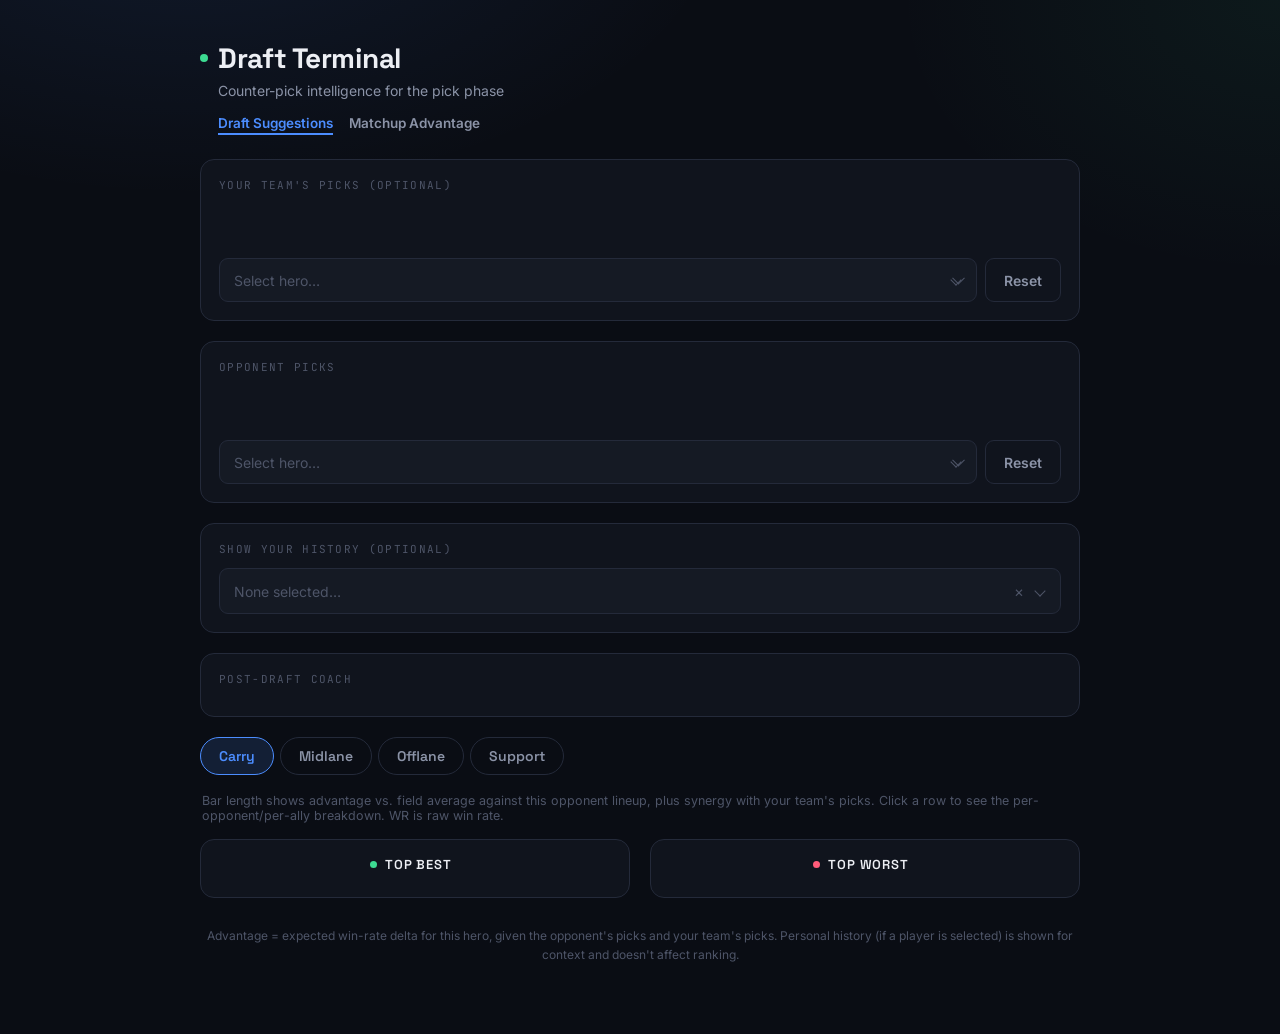
<file: web/index.html>
<!DOCTYPE html>
<html lang="en">
<head>
<meta charset="UTF-8">
<meta name="viewport" content="width=device-width, initial-scale=1.0, viewport-fit=cover">
<title>Draft Terminal</title>
<link rel="preconnect" href="https://fonts.googleapis.com">
<link rel="preconnect" href="https://fonts.gstatic.com" crossorigin>
<link href="https://fonts.googleapis.com/css2?family=Space+Grotesk:wght@500;600;700&family=Inter:wght@400;500;600;700&family=JetBrains+Mono:wght@400;500;600;700&display=swap" rel="stylesheet">
<link rel="stylesheet" href="css/style.css">
</head>
<body>
<div class="page">

  <div class="brand">
    <span class="live-dot" aria-hidden="true"></span>
    <h1>Draft Terminal</h1>
  </div>
  <p class="subtitle">Counter-pick intelligence for the pick phase</p>
  <nav class="nav">
    <a href="index.html" class="active">Draft Suggestions</a>
    <a href="matchup.html">Matchup Advantage</a>
  </nav>

  <!-- Ally picks -->
  <div class="card">
    <p class="eyebrow">Your team's picks (optional)</p>
    <div class="chips" id="allyChips"></div>
    <div class="add-row">
      <div class="select-wrap">
        <div class="combo" id="allyPickCombo">
          <div class="combo-trigger" id="allyPickTrigger" tabindex="0" role="button" aria-haspopup="listbox" aria-expanded="false" aria-label="Select hero to add to your team">
            <span class="combo-value placeholder" id="allyPickValue">Select hero…</span>
            <span class="combo-icons">
              <span class="combo-chevron"></span>
            </span>
          </div>
          <div class="combo-panel" id="allyPickPanel" role="listbox">
            <input class="combo-search" id="allyPickSearch" type="text" placeholder="Search hero…">
            <div class="combo-list" id="allyPickList"></div>
          </div>
        </div>
      </div>
      <button class="btn btn-ghost" id="allyResetBtn">Reset</button>
    </div>
  </div>

  <!-- Opponent picks -->
  <div class="card">
    <p class="eyebrow">Opponent picks</p>
    <div class="chips" id="chips"></div>
    <div class="add-row">
      <div class="select-wrap">
        <div class="combo" id="heroPickCombo">
          <div class="combo-trigger" id="heroPickTrigger" tabindex="0" role="button" aria-haspopup="listbox" aria-expanded="false" aria-label="Select hero to add">
            <span class="combo-value placeholder" id="heroPickValue">Select hero…</span>
            <span class="combo-icons">
              <span class="combo-chevron"></span>
            </span>
          </div>
          <div class="combo-panel" id="heroPickPanel" role="listbox">
            <input class="combo-search" id="heroPickSearch" type="text" placeholder="Search hero…">
            <div class="combo-list" id="heroPickList"></div>
          </div>
        </div>
      </div>
      <button class="btn btn-ghost" id="resetBtn">Reset</button>
    </div>
  </div>

  <!-- Player history -->
  <div class="card">
    <p class="eyebrow">Show your history (optional)</p>
    <div class="combo" id="playerCombo">
      <div class="combo-trigger" id="playerTrigger" tabindex="0" role="button" aria-haspopup="listbox" aria-expanded="false" aria-label="Select a player">
        <span class="combo-value placeholder" id="playerValue">None selected…</span>
        <span class="combo-icons">
          <button class="combo-clear" id="playerClear" aria-label="Clear player" type="button">×</button>
          <span class="combo-chevron"></span>
        </span>
      </div>
      <div class="combo-panel" id="playerPanel" role="listbox">
        <div class="combo-list" id="playerList"></div>
      </div>
    </div>
  </div>

  <!-- Post-draft coach -->
  <div class="card" id="coachCard">
    <p class="eyebrow">Post-draft coach</p>
    <div class="add-row" id="coachControls" style="display:none;">
      <div class="select-wrap">
        <div class="combo" id="coachHeroCombo">
          <div class="combo-trigger" id="coachHeroTrigger" tabindex="0" role="button" aria-haspopup="listbox" aria-expanded="false" aria-label="Select which hero you are playing">
            <span class="combo-value placeholder" id="coachHeroValue">Select your hero…</span>
            <span class="combo-icons">
              <button class="combo-clear" id="coachHeroClear" aria-label="Clear selection" type="button">×</button>
              <span class="combo-chevron"></span>
            </span>
          </div>
          <div class="combo-panel" id="coachHeroPanel" role="listbox">
            <div class="combo-list" id="coachHeroList"></div>
          </div>
        </div>
      </div>
      <div class="role-pills" id="coachRoleTabs" aria-label="Your role (optional)"
           title="Optional: which role you're playing this hero as. The guide below tailors its lane/item advice to it — a flex hero like Crystal Maiden gets different advice as Support than as Offlane.">
        <button type="button" class="role-pill" data-role="Carry">Carry</button>
        <button type="button" class="role-pill" data-role="Midlane">Mid</button>
        <button type="button" class="role-pill" data-role="Offlane">Offlane</button>
        <button type="button" class="role-pill" data-role="Supports">Support</button>
      </div>
    </div>
    <div id="coachBody"></div>
    <div class="coach-plan-controls" id="coachPlanControls" style="display:none;">
      <div class="lang-toggle" id="coachLangToggle" aria-label="Coach guide language">
        <button type="button" class="lang-pill active" data-lang="en">EN</button>
        <button type="button" class="lang-pill" data-lang="vi">VI</button>
      </div>
    </div>
    <div id="coachPlanBody"></div>
  </div>

  <!-- Role tabs -->
  <div class="tabs" id="tabs" role="tablist" aria-label="Role">
    <button class="tab active" data-role="Carry" role="tab" aria-selected="true">Carry</button>
    <button class="tab" data-role="Midlane" role="tab" aria-selected="false">Midlane</button>
    <button class="tab" data-role="Offlane" role="tab" aria-selected="false">Offlane</button>
    <button class="tab" data-role="Supports" role="tab" aria-selected="false">Support</button>
  </div>
  <p class="legend">Bar length shows advantage vs. field average against this opponent lineup, plus synergy with your team's picks. Click a row to see the per-opponent/per-ally breakdown. WR is raw win rate.</p>

  <!-- Mobile best/worst toggle -->
  <div class="segmented">
    <button class="seg-btn active pos" data-view="best">Best picks</button>
    <button class="seg-btn" data-view="worst">Worst picks</button>
  </div>

  <!-- Lists -->
  <div class="lists-grid show-best" id="listsGrid">
    <div class="list-col best">
      <div class="list-head">
        <span class="dot pos"></span>
        <h3>Top best</h3>
        <span id="bestCount"></span>
      </div>
      <div id="bestList"></div>
      <div class="show-more-wrap" id="bestShowMoreWrap" style="display:none;">
        <button class="btn-showmore" id="bestShowMoreBtn"></button>
      </div>
    </div>
    <div class="list-col worst">
      <div class="list-head">
        <span class="dot neg"></span>
        <h3>Top worst</h3>
        <span id="worstCount"></span>
      </div>
      <div id="worstList"></div>
    </div>
  </div>

  <footer>Advantage = expected win-rate delta for this hero, given the opponent's picks and your team's picks. Personal history (if a player is selected) is shown for context and doesn't affect ranking.</footer>
</div>

<script src="js/config.js"></script>
<script src="js/api.js"></script>
<script src="js/combo.js"></script>
<script src="js/coach.js"></script>
<script src="js/draft.js"></script>
</body>
</html>
</file>
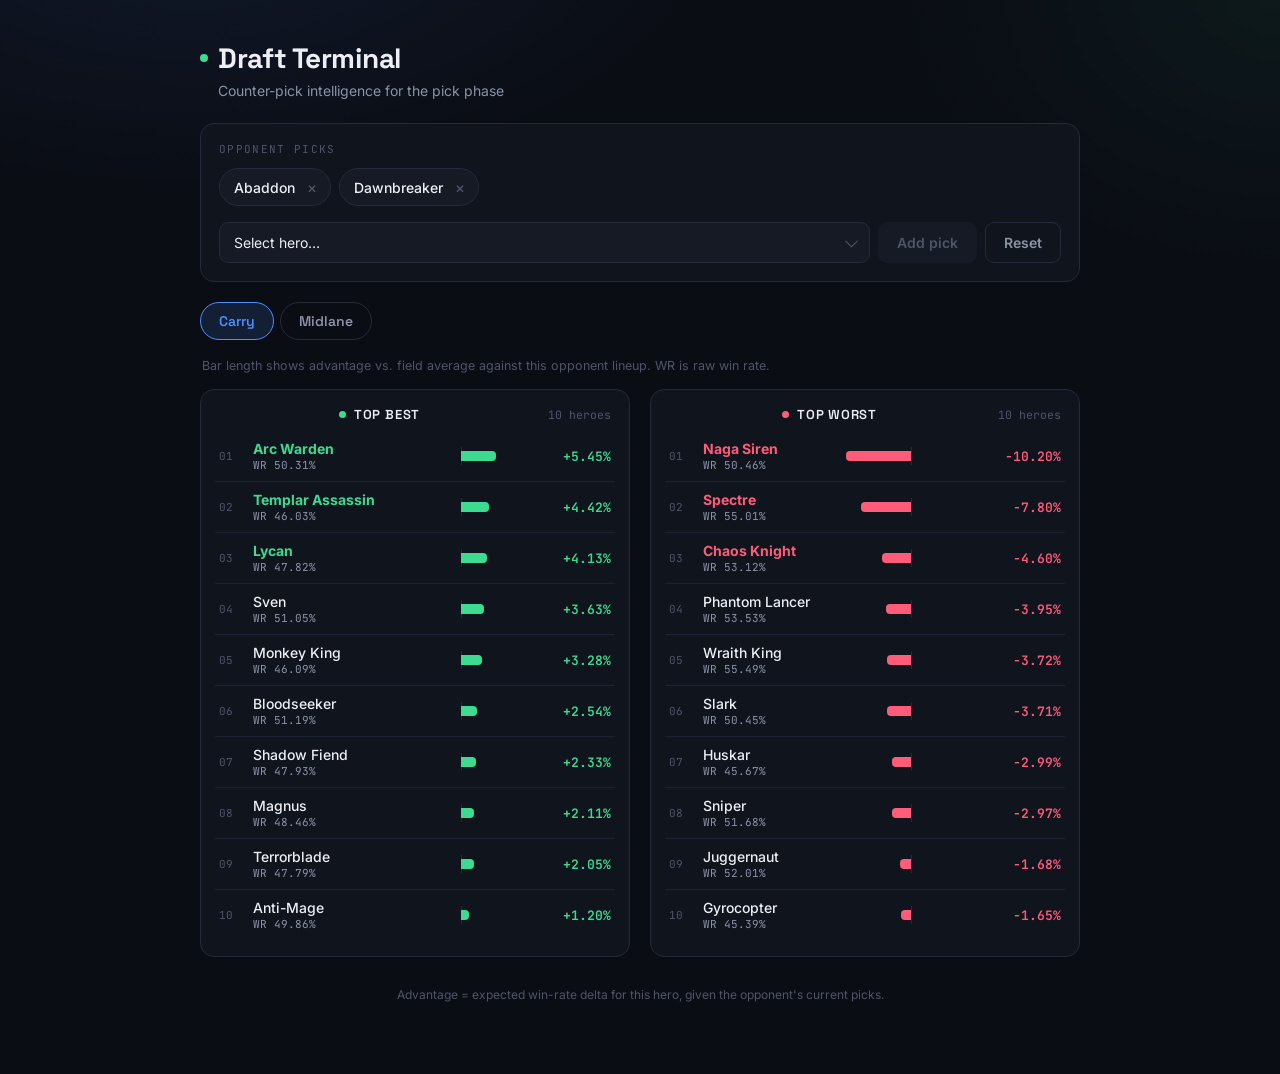
<file: data/draft-terminal.html>
<!DOCTYPE html>
<html lang="en">
<head>
<meta charset="UTF-8">
<meta name="viewport" content="width=device-width, initial-scale=1.0, viewport-fit=cover">
<title>Draft Terminal</title>
<link rel="preconnect" href="https://fonts.googleapis.com">
<link rel="preconnect" href="https://fonts.gstatic.com" crossorigin>
<link href="https://fonts.googleapis.com/css2?family=Space+Grotesk:wght@500;600;700&family=Inter:wght@400;500;600;700&family=JetBrains+Mono:wght@400;500;600;700&display=swap" rel="stylesheet">
<style>
  :root{
    --bg:#0a0d14;
    --bg-elevated:#10141d;
    --surface:#151a24;
    --surface-hover:#1a2130;
    --border:#242a3a;
    --border-soft:#1b2130;
    --text-primary:#edeff4;
    --text-secondary:#8b93a7;
    --text-tertiary:#4e5568;
    --accent:#4c8dff;
    --accent-soft:rgba(76,141,255,0.14);
    --positive:#3ddb92;
    --positive-soft:rgba(61,219,146,0.12);
    --negative:#ff5c7a;
    --negative-soft:rgba(255,92,122,0.12);
    --amber:#f5b942;
    --radius:14px;
    --radius-sm:9px;
    --font-display:'Space Grotesk',sans-serif;
    --font-body:'Inter',sans-serif;
    --font-mono:'JetBrains Mono',monospace;
  }

  *{box-sizing:border-box;}
  html,body{margin:0;padding:0;}
  body{
    background:
      radial-gradient(ellipse 900px 500px at 15% -10%, rgba(76,141,255,0.10), transparent 60%),
      radial-gradient(ellipse 700px 500px at 100% 0%, rgba(61,219,146,0.06), transparent 55%),
      var(--bg);
    color:var(--text-primary);
    font-family:var(--font-body);
    -webkit-font-smoothing:antialiased;
    min-height:100vh;
    padding:20px 14px 60px;
  }

  .page{max-width:880px;margin:0 auto;}

  /* ---------- Header ---------- */
  .brand{display:flex;align-items:center;gap:10px;margin-bottom:6px;}
  .live-dot{
    width:8px;height:8px;border-radius:50%;background:var(--positive);
    box-shadow:0 0 0 0 rgba(61,219,146,0.5);
    animation:pulse 2.2s ease-out infinite;
    flex-shrink:0;
  }
  @keyframes pulse{
    0%{box-shadow:0 0 0 0 rgba(61,219,146,0.45);}
    70%{box-shadow:0 0 0 7px rgba(61,219,146,0);}
    100%{box-shadow:0 0 0 0 rgba(61,219,146,0);}
  }
  .brand h1{
    font-family:var(--font-display);
    font-size:24px;
    font-weight:700;
    letter-spacing:-0.01em;
    margin:0;
  }
  .subtitle{
    color:var(--text-secondary);
    font-size:14px;
    margin:0 0 24px;
    padding-left:18px;
  }

  /* ---------- Card shell ---------- */
  .card{
    background:var(--bg-elevated);
    border:1px solid var(--border);
    border-radius:var(--radius);
    padding:18px;
    margin-bottom:20px;
  }
  .eyebrow{
    font-family:var(--font-mono);
    font-size:11px;
    letter-spacing:0.12em;
    text-transform:uppercase;
    color:var(--text-tertiary);
    margin:0 0 12px;
  }

  /* ---------- Opponent picks ---------- */
  .chips{display:flex;flex-wrap:wrap;gap:8px;margin-bottom:16px;min-height:38px;}
  .chip{
    display:flex;align-items:center;gap:7px;
    background:var(--surface);
    border:1px solid var(--border);
    border-radius:999px;
    padding:7px 8px 7px 14px;
    font-size:14px;
    font-weight:500;
    color:var(--text-primary);
    animation:chipIn 0.25s ease;
  }
  @keyframes chipIn{from{opacity:0;transform:scale(0.9);}to{opacity:1;transform:scale(1);}}
  .chip button{
    all:unset;
    width:20px;height:20px;
    display:flex;align-items:center;justify-content:center;
    border-radius:50%;
    color:var(--text-tertiary);
    cursor:pointer;
    font-size:15px;
    line-height:1;
  }
  .chip button:hover{background:var(--negative-soft);color:var(--negative);}
  .chip-empty{color:var(--text-tertiary);font-size:13px;font-style:italic;padding:8px 2px;}

  .add-row{display:flex;flex-wrap:wrap;gap:8px;}
  .select-wrap{
    position:relative;
    flex:1 1 200px;
  }
  select{
    width:100%;
    appearance:none;
    -webkit-appearance:none;
    background:var(--surface);
    border:1px solid var(--border);
    border-radius:var(--radius-sm);
    color:var(--text-primary);
    font-family:var(--font-body);
    font-size:14px;
    padding:11px 34px 11px 14px;
    cursor:pointer;
  }
  select:focus-visible{outline:2px solid var(--accent);outline-offset:1px;}
  .select-wrap::after{
    content:"";
    position:absolute;right:14px;top:50%;
    width:8px;height:8px;
    border-right:1.5px solid var(--text-tertiary);
    border-bottom:1.5px solid var(--text-tertiary);
    transform:translateY(-70%) rotate(45deg);
    pointer-events:none;
  }
  .btn{
    font-family:var(--font-body);
    font-size:14px;
    font-weight:600;
    border-radius:var(--radius-sm);
    padding:11px 18px;
    cursor:pointer;
    border:1px solid transparent;
    transition:filter 0.15s ease;
  }
  .btn:focus-visible{outline:2px solid var(--accent);outline-offset:2px;}
  .btn-primary{background:var(--accent);color:#fff;}
  .btn-primary:disabled{background:var(--surface);color:var(--text-tertiary);cursor:not-allowed;}
  .btn-primary:not(:disabled):hover{filter:brightness(1.1);}
  .btn-ghost{background:transparent;border-color:var(--border);color:var(--text-secondary);}
  .btn-ghost:hover{border-color:var(--text-tertiary);color:var(--text-primary);}

  /* ---------- Role tabs ---------- */
  .tabs{
    display:flex;gap:6px;
    overflow-x:auto;
    padding-bottom:4px;
    margin-bottom:14px;
    scrollbar-width:none;
  }
  .tabs::-webkit-scrollbar{display:none;}
  .tab{
    all:unset;
    font-family:var(--font-display);
    font-size:14px;
    font-weight:600;
    white-space:nowrap;
    padding:9px 18px;
    border-radius:999px;
    color:var(--text-secondary);
    border:1px solid var(--border);
    cursor:pointer;
    transition:all 0.15s ease;
  }
  .tab:hover{color:var(--text-primary);border-color:var(--text-tertiary);}
  .tab.active{background:var(--accent-soft);border-color:var(--accent);color:var(--accent);}
  .tab:focus-visible{outline:2px solid var(--accent);outline-offset:2px;}

  .legend{
    font-size:12.5px;
    color:var(--text-tertiary);
    margin:0 0 16px;
    padding-left:2px;
  }

  /* ---------- Mobile segmented toggle ---------- */
  .segmented{
    display:grid;
    grid-template-columns:1fr 1fr;
    background:var(--surface);
    border:1px solid var(--border);
    border-radius:999px;
    padding:3px;
    margin-bottom:16px;
  }
  .seg-btn{
    all:unset;
    text-align:center;
    font-family:var(--font-body);
    font-size:13.5px;
    font-weight:600;
    padding:9px 0;
    border-radius:999px;
    color:var(--text-secondary);
    cursor:pointer;
  }
  .seg-btn.active.pos{background:var(--positive-soft);color:var(--positive);}
  .seg-btn.active.neg{background:var(--negative-soft);color:var(--negative);}

  /* ---------- Lists grid ---------- */
  .lists-grid{
    display:grid;
    grid-template-columns:1fr;
    gap:16px;
  }
  .list-col{
    background:var(--bg-elevated);
    border:1px solid var(--border);
    border-radius:var(--radius);
    padding:16px 14px;
  }
  .list-head{
    display:flex;align-items:center;gap:8px;
    margin-bottom:8px;
    padding:0 4px;
  }
  .list-head .dot{width:7px;height:7px;border-radius:50%;flex-shrink:0;}
  .list-head .dot.pos{background:var(--positive);}
  .list-head .dot.neg{background:var(--negative);}
  .list-head h3{
    font-family:var(--font-display);
    font-size:13px;
    letter-spacing:0.06em;
    text-transform:uppercase;
    margin:0;
    font-weight:600;
    color:var(--text-primary);
  }
  .list-head span{
    font-family:var(--font-mono);
    font-size:11.5px;
    color:var(--text-tertiary);
    margin-left:auto;
  }

  .row{
    display:grid;
    grid-template-columns:24px 1fr minmax(58px,96px) 62px;
    align-items:center;
    gap:8px;
    padding:9px 4px;
    border-bottom:1px solid var(--border-soft);
    animation:rowIn 0.35s ease backwards;
  }
  .row:last-child{border-bottom:none;}
  @keyframes rowIn{from{opacity:0;transform:translateY(4px);}to{opacity:1;transform:translateY(0);}}

  .row-rank{
    font-family:var(--font-mono);
    font-size:11px;
    color:var(--text-tertiary);
  }
  .row-main{min-width:0;}
  .row-name{
    font-size:14px;
    font-weight:500;
    color:var(--text-primary);
    white-space:nowrap;
    overflow:hidden;
    text-overflow:ellipsis;
  }
  .row-wr{
    font-family:var(--font-mono);
    font-size:11px;
    color:var(--text-secondary);
    margin-top:1px;
  }
  .row.tier-signal .row-name{font-weight:700;}
  .row.tier-signal.pos .row-name{color:var(--positive);}
  .row.tier-signal.neg .row-name{color:var(--negative);}

  .row-bar-track{
    position:relative;
    height:18px;
  }
  .row-bar-track::before{
    content:"";
    position:absolute;left:50%;top:0;bottom:0;width:1px;
    background:var(--border);
  }
  .row-bar{
    position:absolute;top:4px;height:10px;
    transition:width 0.6s cubic-bezier(0.16,1,0.3,1);
  }
  .row-bar.pos{left:50%;background:var(--positive);border-radius:0 4px 4px 0;}
  .row-bar.neg{right:50%;background:var(--negative);border-radius:4px 0 0 4px;}

  .row-value{
    font-family:var(--font-mono);
    font-size:13px;
    font-weight:600;
    text-align:right;
  }
  .row-value.pos{color:var(--positive);}
  .row-value.neg{color:var(--negative);}

  footer{
    text-align:center;
    color:var(--text-tertiary);
    font-size:12px;
    margin-top:28px;
    line-height:1.6;
  }

  /* ---------- Desktop ---------- */
  @media (min-width:760px){
    body{padding:40px 24px 70px;}
    .brand h1{font-size:28px;}
    .lists-grid{grid-template-columns:1fr 1fr;gap:20px;}
    .segmented{display:none;}
    .row{grid-template-columns:26px 1fr minmax(90px,140px) 72px;}
  }
  @media (max-width:759px){
    .lists-grid > .list-col{display:none;}
    .lists-grid.show-best > .list-col.best{display:block;}
    .lists-grid.show-worst > .list-col.worst{display:block;}
  }

  @media (prefers-reduced-motion:reduce){
    *{animation-duration:0.001ms !important;animation-iteration-count:1 !important;transition-duration:0.001ms !important;}
  }
</style>
</head>
<body>
<div class="page">

  <div class="brand">
    <span class="live-dot" aria-hidden="true"></span>
    <h1>Draft Terminal</h1>
  </div>
  <p class="subtitle">Counter-pick intelligence for the pick phase</p>

  <!-- Opponent picks -->
  <div class="card">
    <p class="eyebrow">Opponent picks</p>
    <div class="chips" id="chips"></div>
    <div class="add-row">
      <div class="select-wrap">
        <select id="heroSelect" aria-label="Select hero to add"></select>
      </div>
      <button class="btn btn-primary" id="addBtn" disabled>Add pick</button>
      <button class="btn btn-ghost" id="resetBtn">Reset</button>
    </div>
  </div>

  <!-- Role tabs -->
  <div class="tabs" id="tabs" role="tablist" aria-label="Role">
    <button class="tab active" data-role="carry" role="tab" aria-selected="true">Carry</button>
    <button class="tab" data-role="midlane" role="tab" aria-selected="false">Midlane</button>
  </div>
  <p class="legend">Bar length shows advantage vs. field average against this opponent lineup. WR is raw win rate.</p>

  <!-- Mobile best/worst toggle -->
  <div class="segmented">
    <button class="seg-btn active pos" data-view="best">Best picks</button>
    <button class="seg-btn" data-view="worst">Worst picks</button>
  </div>

  <!-- Lists -->
  <div class="lists-grid show-best" id="listsGrid">
    <div class="list-col best">
      <div class="list-head">
        <span class="dot pos"></span>
        <h3>Top best</h3>
        <span id="bestCount"></span>
      </div>
      <div id="bestList"></div>
    </div>
    <div class="list-col worst">
      <div class="list-head">
        <span class="dot neg"></span>
        <h3>Top worst</h3>
        <span id="worstCount"></span>
      </div>
      <div id="worstList"></div>
    </div>
  </div>

  <footer>Advantage = expected win-rate delta for this hero, given the opponent's current picks.</footer>
</div>

<script>
  const SCALE_MAX = 11; // advantage % that maps to a full half-bar

  const DATA = {
    carry: {
      best: [
        { hero:"Arc Warden", wr:50.31, adv:5.45 },
        { hero:"Templar Assassin", wr:46.03, adv:4.42 },
        { hero:"Lycan", wr:47.82, adv:4.13 },
        { hero:"Sven", wr:51.05, adv:3.63 },
        { hero:"Monkey King", wr:46.09, adv:3.28 },
        { hero:"Bloodseeker", wr:51.19, adv:2.54 },
        { hero:"Shadow Fiend", wr:47.93, adv:2.33 },
        { hero:"Magnus", wr:48.46, adv:2.11 },
        { hero:"Terrorblade", wr:47.79, adv:2.05 },
        { hero:"Anti-Mage", wr:49.86, adv:1.20 }
      ],
      worst: [
        { hero:"Naga Siren", wr:50.46, adv:-10.20 },
        { hero:"Spectre", wr:55.01, adv:-7.80 },
        { hero:"Chaos Knight", wr:53.12, adv:-4.60 },
        { hero:"Phantom Lancer", wr:53.53, adv:-3.95 },
        { hero:"Wraith King", wr:55.49, adv:-3.72 },
        { hero:"Slark", wr:50.45, adv:-3.71 },
        { hero:"Huskar", wr:45.67, adv:-2.99 },
        { hero:"Sniper", wr:51.68, adv:-2.97 },
        { hero:"Juggernaut", wr:52.01, adv:-1.68 },
        { hero:"Gyrocopter", wr:45.39, adv:-1.65 }
      ]
    },
    midlane: {
      best: [
        { hero:"Visage", wr:50.53, adv:7.85 },
        { hero:"Meepo", wr:50.28, adv:6.11 },
        { hero:"Broodmother", wr:48.88, adv:6.09 },
        { hero:"Outworld Destroyer", wr:51.78, adv:5.46 },
        { hero:"Arc Warden", wr:50.31, adv:5.45 },
        { hero:"Templar Assassin", wr:46.03, adv:4.42 }
      ],
      worst: [
        { hero:"Alchemist", wr:48.01, adv:-4.57 },
        { hero:"Huskar", wr:45.67, adv:-2.99 },
        { hero:"Sniper", wr:51.68, adv:-2.97 },
        { hero:"Zeus", wr:50.26, adv:-2.34 },
        { hero:"Leshrac", wr:51.96, adv:-2.26 },
        { hero:"Necrophos", wr:51.39, adv:-2.22 }
      ]
    }
  };

  const HERO_POOL = [
    "Abaddon","Alchemist","Anti-Mage","Arc Warden","Axe","Bloodseeker","Broodmother",
    "Chaos Knight","Dawnbreaker","Dragon Knight","Earthshaker","Faceless Void","Gyrocopter",
    "Huskar","Invoker","Juggernaut","Leshrac","Lina","Lion","Lycan","Magnus","Marci",
    "Medusa","Meepo","Monkey King","Morphling","Muerta","Naga Siren","Necrophos",
    "Outworld Destroyer","Pangolier","Phantom Assassin","Phantom Lancer","Primal Beast",
    "Puck","Pudge","Queen of Pain","Shadow Fiend","Slark","Sniper","Spectre",
    "Storm Spirit","Sven","Templar Assassin","Terrorblade","Tinker","Tiny","Ursa",
    "Viper","Visage","Void Spirit","Weaver","Windranger","Wraith King","Zeus"
  ].sort();

  const DEFAULT_PICKS = ["Abaddon","Dawnbreaker"];
  let opponentPicks = [...DEFAULT_PICKS];
  let currentRole = "carry";

  function renderChips(){
    const el = document.getElementById("chips");
    if(opponentPicks.length === 0){
      el.innerHTML = '<span class="chip-empty">No opponent picks yet</span>';
      return;
    }
    el.innerHTML = opponentPicks.map(h => `
      <span class="chip">${h}
        <button aria-label="Remove ${h}" onclick="removePick('${h.replace(/'/g,"\\'")}')">×</button>
      </span>
    `).join("");
  }

  function populateSelect(){
    const sel = document.getElementById("heroSelect");
    const available = HERO_POOL.filter(h => !opponentPicks.includes(h));
    sel.innerHTML = '<option value="">Select hero…</option>' +
      available.map(h => `<option value="${h}">${h}</option>`).join("");
    document.getElementById("addBtn").disabled = true;
  }

  function removePick(hero){
    opponentPicks = opponentPicks.filter(h => h !== hero);
    renderChips();
    populateSelect();
  }

  document.getElementById("heroSelect").addEventListener("change", e => {
    document.getElementById("addBtn").disabled = !e.target.value;
  });

  document.getElementById("addBtn").addEventListener("click", () => {
    const sel = document.getElementById("heroSelect");
    if(sel.value){
      opponentPicks.push(sel.value);
      renderChips();
      populateSelect();
    }
  });

  document.getElementById("resetBtn").addEventListener("click", () => {
    opponentPicks = [...DEFAULT_PICKS];
    renderChips();
    populateSelect();
  });

  function rowHTML(item, idx){
    const sign = item.adv >= 0 ? "pos" : "neg";
    const tier = idx < 3 ? "tier-signal" : "";
    const barPct = Math.min(Math.abs(item.adv) / SCALE_MAX, 1) * 50;
    const rank = String(idx + 1).padStart(2, "0");
    const valueText = (item.adv >= 0 ? "+" : "") + item.adv.toFixed(2) + "%";
    return `
      <div class="row ${tier} ${sign}" style="animation-delay:${idx * 30}ms">
        <div class="row-rank">${rank}</div>
        <div class="row-main">
          <div class="row-name" title="${item.hero}">${item.hero}</div>
          <div class="row-wr">WR ${item.wr.toFixed(2)}%</div>
        </div>
        <div class="row-bar-track">
          <div class="row-bar ${sign}" style="width:${barPct}%;"></div>
        </div>
        <div class="row-value ${sign}">${valueText}</div>
      </div>
    `;
  }

  function renderLists(){
    const data = DATA[currentRole];
    document.getElementById("bestList").innerHTML = data.best.map(rowHTML).join("");
    document.getElementById("worstList").innerHTML = data.worst.map((item, idx) => rowHTML(item, idx)).join("");
    document.getElementById("bestCount").textContent = data.best.length + " heroes";
    document.getElementById("worstCount").textContent = data.worst.length + " heroes";
  }

  document.getElementById("tabs").addEventListener("click", e => {
    const btn = e.target.closest(".tab");
    if(!btn) return;
    document.querySelectorAll(".tab").forEach(t => {
      t.classList.remove("active");
      t.setAttribute("aria-selected","false");
    });
    btn.classList.add("active");
    btn.setAttribute("aria-selected","true");
    currentRole = btn.dataset.role;
    renderLists();
  });

  document.querySelectorAll(".seg-btn").forEach(btn => {
    btn.addEventListener("click", () => {
      document.querySelectorAll(".seg-btn").forEach(b => b.classList.remove("active","pos","neg"));
      const view = btn.dataset.view;
      btn.classList.add("active", view === "best" ? "pos" : "neg");
      const grid = document.getElementById("listsGrid");
      grid.classList.remove("show-best","show-worst");
      grid.classList.add(view === "best" ? "show-best" : "show-worst");
    });
  });

  renderChips();
  populateSelect();
  renderLists();
</script>
</body>
</html>
</file>
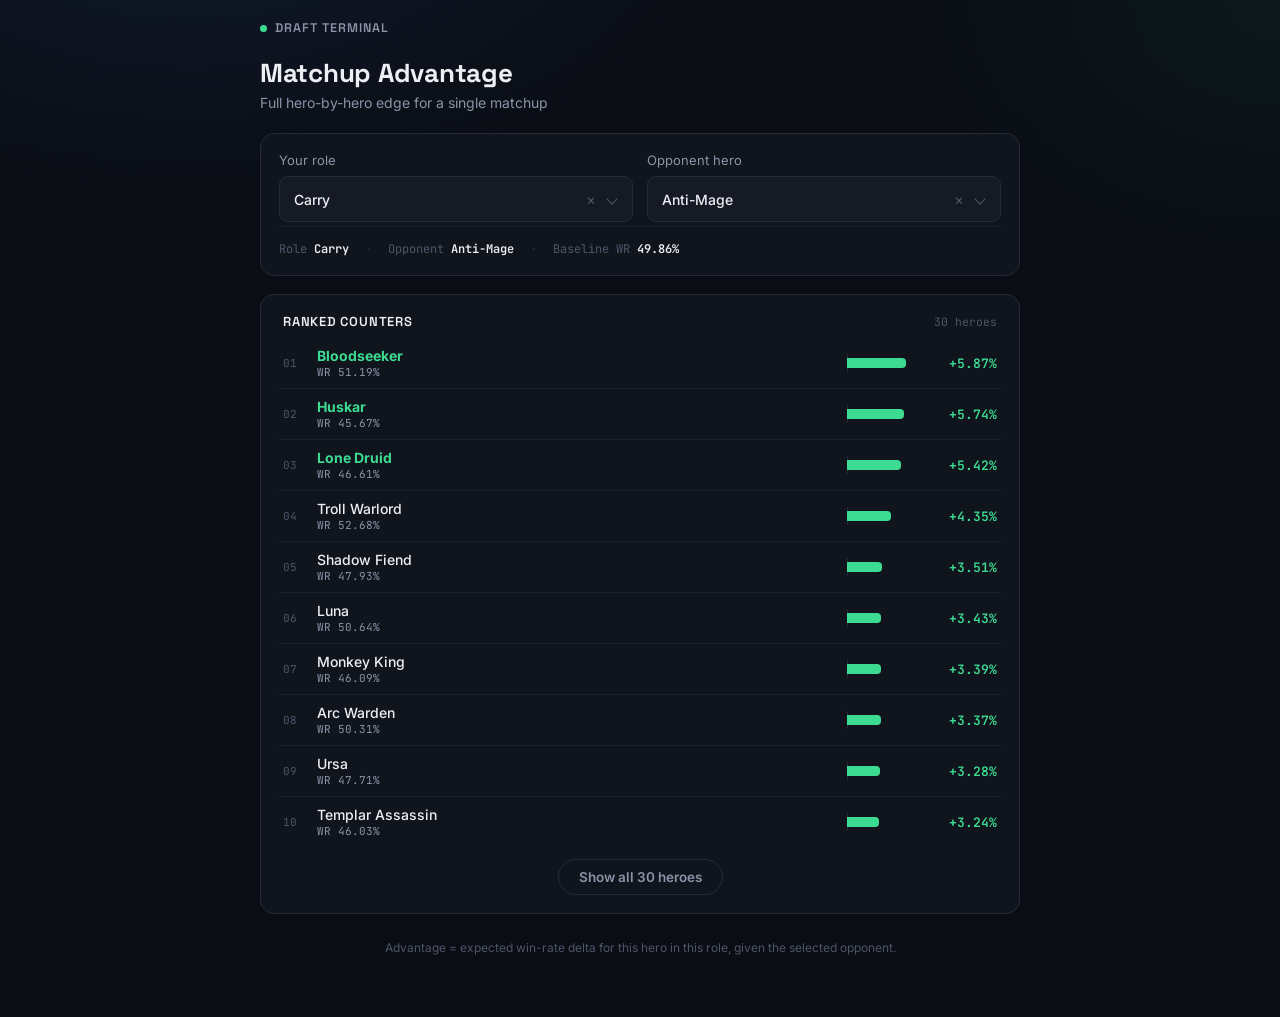
<file: data/matchup-advantage.html>
<!DOCTYPE html>
<html lang="en">
<head>
<meta charset="UTF-8">
<meta name="viewport" content="width=device-width, initial-scale=1.0, viewport-fit=cover">
<title>Matchup Advantage · Draft Terminal</title>
<link rel="preconnect" href="https://fonts.googleapis.com">
<link rel="preconnect" href="https://fonts.gstatic.com" crossorigin>
<link href="https://fonts.googleapis.com/css2?family=Space+Grotesk:wght@500;600;700&family=Inter:wght@400;500;600;700&family=JetBrains+Mono:wght@400;500;600;700&display=swap" rel="stylesheet">
<style>
  :root{
    --bg:#0a0d14;
    --bg-elevated:#10141d;
    --surface:#151a24;
    --border:#242a3a;
    --border-soft:#1b2130;
    --text-primary:#edeff4;
    --text-secondary:#8b93a7;
    --text-tertiary:#4e5568;
    --accent:#4c8dff;
    --accent-soft:rgba(76,141,255,0.14);
    --positive:#3ddb92;
    --positive-soft:rgba(61,219,146,0.12);
    --negative:#ff5c7a;
    --negative-soft:rgba(255,92,122,0.12);
    --radius:14px;
    --radius-sm:9px;
    --font-display:'Space Grotesk',sans-serif;
    --font-body:'Inter',sans-serif;
    --font-mono:'JetBrains Mono',monospace;
  }

  *{box-sizing:border-box;}
  html,body{margin:0;padding:0;}
  body{
    background:
      radial-gradient(ellipse 900px 500px at 15% -10%, rgba(76,141,255,0.10), transparent 60%),
      radial-gradient(ellipse 700px 500px at 100% 0%, rgba(61,219,146,0.06), transparent 55%),
      var(--bg);
    color:var(--text-primary);
    font-family:var(--font-body);
    -webkit-font-smoothing:antialiased;
    min-height:100vh;
    padding:20px 14px 60px;
  }

  .page{max-width:760px;margin:0 auto;}

  /* ---------- App bar + title ---------- */
  .app-bar{display:flex;align-items:center;gap:8px;margin-bottom:20px;}
  .live-dot{
    width:7px;height:7px;border-radius:50%;background:var(--positive);
    box-shadow:0 0 0 0 rgba(61,219,146,0.5);
    animation:pulse 2.2s ease-out infinite;
    flex-shrink:0;
  }
  @keyframes pulse{
    0%{box-shadow:0 0 0 0 rgba(61,219,146,0.45);}
    70%{box-shadow:0 0 0 7px rgba(61,219,146,0);}
    100%{box-shadow:0 0 0 0 rgba(61,219,146,0);}
  }
  .app-bar .name{
    font-family:var(--font-display);
    font-weight:600;
    font-size:12.5px;
    letter-spacing:0.08em;
    text-transform:uppercase;
    color:var(--text-secondary);
  }
  .page-title{
    font-family:var(--font-display);
    font-size:26px;
    font-weight:700;
    letter-spacing:-0.01em;
    margin:0 0 4px;
  }
  .page-subtitle{color:var(--text-secondary);font-size:14px;margin:0 0 22px;}

  /* ---------- Card ---------- */
  .card{
    background:var(--bg-elevated);
    border:1px solid var(--border);
    border-radius:var(--radius);
    padding:18px;
    margin-bottom:18px;
  }
  .eyebrow{
    font-family:var(--font-mono);
    font-size:11px;
    letter-spacing:0.12em;
    text-transform:uppercase;
    color:var(--text-tertiary);
    margin:0 0 12px;
  }

  /* ---------- Selectors ---------- */
  .selectors-grid{display:grid;grid-template-columns:1fr;gap:14px;}
  @media (min-width:600px){.selectors-grid{grid-template-columns:1fr 1fr;}}

  .combo-label{font-size:13px;color:var(--text-secondary);margin:0 0 8px;}
  .combo{position:relative;}
  .combo-trigger{
    display:flex;align-items:center;justify-content:space-between;gap:8px;
    background:var(--surface);
    border:1px solid var(--border);
    border-radius:var(--radius-sm);
    padding:11px 10px 11px 14px;
    cursor:pointer;
    min-height:44px;
  }
  .combo-trigger:hover{border-color:var(--text-tertiary);}
  .combo.open .combo-trigger{border-color:var(--accent);}
  .combo-value{font-size:14px;font-weight:500;color:var(--text-primary);}
  .combo-value.placeholder{color:var(--text-tertiary);font-weight:400;}
  .combo-icons{display:flex;align-items:center;gap:4px;flex-shrink:0;}
  .combo-clear{
    all:unset;width:22px;height:22px;border-radius:50%;
    display:flex;align-items:center;justify-content:center;
    color:var(--text-tertiary);cursor:pointer;font-size:15px;line-height:1;
  }
  .combo-clear:hover{background:var(--negative-soft);color:var(--negative);}
  .combo-chevron{
    width:8px;height:8px;margin:0 6px 0 2px;
    border-right:1.5px solid var(--text-tertiary);
    border-bottom:1.5px solid var(--text-tertiary);
    transform:rotate(45deg);
    transition:transform .15s ease;
    flex-shrink:0;
  }
  .combo.open .combo-chevron{transform:rotate(-135deg);}

  .combo-panel{
    position:absolute;top:calc(100% + 6px);left:0;right:0;
    background:#131826;
    border:1px solid var(--border);
    border-radius:var(--radius-sm);
    box-shadow:0 16px 40px rgba(0,0,0,0.5);
    z-index:30;
    max-height:280px;
    display:flex;flex-direction:column;
    overflow:hidden;
    opacity:0;pointer-events:none;transform:translateY(-4px);
    transition:opacity .15s ease, transform .15s ease;
  }
  .combo.open .combo-panel{opacity:1;pointer-events:auto;transform:translateY(0);}
  .combo-search{
    border:none;border-bottom:1px solid var(--border);
    background:transparent;color:var(--text-primary);
    font-family:var(--font-body);font-size:14px;
    padding:11px 14px;outline:none;
  }
  .combo-search::placeholder{color:var(--text-tertiary);}
  .combo-list{overflow-y:auto;padding:6px;}
  .combo-option{
    padding:9px 10px;border-radius:7px;font-size:14px;
    color:var(--text-primary);cursor:pointer;
  }
  .combo-option:hover,.combo-option.active{background:var(--accent-soft);color:var(--accent);}
  .combo-empty{padding:16px;text-align:center;color:var(--text-tertiary);font-size:13px;}

  /* ---------- Context strip ---------- */
  .context-strip{
    display:flex;flex-wrap:wrap;align-items:center;gap:8px 16px;
    font-family:var(--font-mono);font-size:12px;color:var(--text-tertiary);
    padding-top:14px;margin-top:4px;border-top:1px solid var(--border-soft);
  }
  .context-strip b{color:var(--text-primary);font-weight:600;}
  .context-strip .sep{color:var(--border);}

  /* ---------- List ---------- */
  .list-head{display:flex;align-items:center;gap:8px;margin-bottom:8px;padding:0 4px;}
  .list-head h3{
    font-family:var(--font-display);font-size:13px;letter-spacing:0.06em;
    text-transform:uppercase;margin:0;font-weight:600;color:var(--text-primary);
  }
  .list-head span{font-family:var(--font-mono);font-size:11.5px;color:var(--text-tertiary);margin-left:auto;}

  .row{
    display:grid;
    grid-template-columns:24px 1fr minmax(58px,96px) 62px;
    align-items:center;gap:8px;
    padding:9px 4px;
    border-bottom:1px solid var(--border-soft);
    animation:rowIn 0.35s ease backwards;
  }
  .row:last-child{border-bottom:none;}
  @keyframes rowIn{from{opacity:0;transform:translateY(4px);}to{opacity:1;transform:translateY(0);}}

  .row-rank{font-family:var(--font-mono);font-size:11px;color:var(--text-tertiary);}
  .row-main{min-width:0;}
  .row-name{font-size:14px;font-weight:500;color:var(--text-primary);white-space:nowrap;overflow:hidden;text-overflow:ellipsis;}
  .row-wr{font-family:var(--font-mono);font-size:11px;color:var(--text-secondary);margin-top:1px;}
  .row.tier-signal .row-name{font-weight:700;}
  .row.tier-signal.pos .row-name{color:var(--positive);}
  .row.tier-signal.neg .row-name{color:var(--negative);}

  .row-bar-track{position:relative;height:18px;}
  .row-bar-track::before{content:"";position:absolute;left:50%;top:0;bottom:0;width:1px;background:var(--border);}
  .row-bar{position:absolute;top:4px;height:10px;transition:width 0.6s cubic-bezier(0.16,1,0.3,1);}
  .row-bar.pos{left:50%;background:var(--positive);border-radius:0 4px 4px 0;}
  .row-bar.neg{right:50%;background:var(--negative);border-radius:4px 0 0 4px;}

  .row-value{font-family:var(--font-mono);font-size:13px;font-weight:600;text-align:right;}
  .row-value.pos{color:var(--positive);}
  .row-value.neg{color:var(--negative);}

  @media (min-width:600px){
    .row{grid-template-columns:26px 1fr minmax(90px,140px) 72px;}
  }

  /* ---------- Show more ---------- */
  .show-more-wrap{text-align:center;margin-top:12px;}
  .btn-ghost{
    all:unset;font-family:var(--font-body);font-size:13.5px;font-weight:600;
    color:var(--text-secondary);border:1px solid var(--border);
    border-radius:999px;padding:9px 20px;cursor:pointer;
  }
  .btn-ghost:hover{border-color:var(--text-tertiary);color:var(--text-primary);}

  /* ---------- Empty state ---------- */
  .empty-state{padding:44px 20px;text-align:center;}
  .empty-state .icon{
    width:40px;height:40px;border-radius:50%;
    background:var(--surface);border:1px solid var(--border);
    display:flex;align-items:center;justify-content:center;
    margin:0 auto 14px;color:var(--text-tertiary);font-size:16px;
  }
  .empty-state p{color:var(--text-secondary);font-size:14.5px;margin:0;font-weight:500;}
  .empty-state .sub{color:var(--text-tertiary);font-size:12.5px;margin-top:5px;}

  footer{text-align:center;color:var(--text-tertiary);font-size:12px;margin-top:24px;line-height:1.6;}

  @media (prefers-reduced-motion:reduce){
    *{animation-duration:0.001ms !important;animation-iteration-count:1 !important;transition-duration:0.001ms !important;}
  }
</style>
</head>
<body>
<div class="page">

  <div class="app-bar">
    <span class="live-dot" aria-hidden="true"></span>
    <span class="name">Draft Terminal</span>
  </div>
  <h1 class="page-title">Matchup Advantage</h1>
  <p class="page-subtitle">Full hero-by-hero edge for a single matchup</p>

  <!-- Selectors -->
  <div class="card">
    <div class="selectors-grid">
      <div>
        <p class="combo-label">Your role</p>
        <div class="combo" id="roleCombo">
          <div class="combo-trigger" id="roleTrigger" tabindex="0" role="button" aria-haspopup="listbox" aria-expanded="false">
            <span class="combo-value" id="roleValue">Carry</span>
            <span class="combo-icons">
              <button class="combo-clear" id="roleClear" aria-label="Clear role" type="button">×</button>
              <span class="combo-chevron"></span>
            </span>
          </div>
          <div class="combo-panel" id="rolePanel" role="listbox">
            <div class="combo-list" id="roleList"></div>
          </div>
        </div>
      </div>
      <div>
        <p class="combo-label">Opponent hero</p>
        <div class="combo" id="heroCombo">
          <div class="combo-trigger" id="heroTrigger" tabindex="0" role="button" aria-haspopup="listbox" aria-expanded="false">
            <span class="combo-value" id="heroValue">Anti-Mage</span>
            <span class="combo-icons">
              <button class="combo-clear" id="heroClear" aria-label="Clear hero" type="button">×</button>
              <span class="combo-chevron"></span>
            </span>
          </div>
          <div class="combo-panel" id="heroPanel" role="listbox">
            <input class="combo-search" id="heroSearch" type="text" placeholder="Search hero…">
            <div class="combo-list" id="heroList"></div>
          </div>
        </div>
      </div>
    </div>

    <div class="context-strip" id="contextStrip"></div>
  </div>

  <!-- Ranked list -->
  <div class="card" id="listCard">
    <div class="list-head">
      <h3 id="listTitle">Ranked counters</h3>
      <span id="listCount"></span>
    </div>
    <div id="listBody"></div>
    <div class="show-more-wrap" id="showMoreWrap" style="display:none;">
      <button class="btn-ghost" id="showMoreBtn"></button>
    </div>
  </div>

  <footer>Advantage = expected win-rate delta for this hero in this role, given the selected opponent.</footer>
</div>

<script>
  const SCALE_MAX = 7;
  const PAGE_SIZE = 10;

  const ROLE_OPTIONS = ["Carry","Midlane","Offlane","Soft Support","Hard Support"];

  const HERO_POOL = [
    "Abaddon","Alchemist","Anti-Mage","Arc Warden","Axe","Bloodseeker","Broodmother",
    "Chaos Knight","Clinkz","Dawnbreaker","Dragon Knight","Drow Ranger","Earthshaker",
    "Faceless Void","Gyrocopter","Huskar","Invoker","Juggernaut","Leshrac","Lifestealer",
    "Lina","Lion","Lone Druid","Luna","Lycan","Magnus","Marci","Medusa","Meepo",
    "Monkey King","Morphling","Muerta","Naga Siren","Necrophos","Outworld Destroyer",
    "Pangolier","Phantom Assassin","Phantom Lancer","Primal Beast","Puck","Pudge",
    "Queen of Pain","Riki","Shadow Fiend","Slark","Sniper","Spectre","Storm Spirit",
    "Sven","Templar Assassin","Terrorblade","Tiny","Troll Warlord","Ursa","Viper",
    "Visage","Void Spirit","Weaver","Windranger","Wraith King","Zeus"
  ].sort();

  // key = "Role|Opponent"
  const MATCHUPS = {
    "Carry|Anti-Mage": {
      baseline: 49.86,
      heroes: [
        { hero:"Bloodseeker", adv:5.87, wr:51.19 },
        { hero:"Huskar", adv:5.74, wr:45.67 },
        { hero:"Lone Druid", adv:5.42, wr:46.61 },
        { hero:"Troll Warlord", adv:4.35, wr:52.68 },
        { hero:"Shadow Fiend", adv:3.51, wr:47.93 },
        { hero:"Luna", adv:3.43, wr:50.64 },
        { hero:"Monkey King", adv:3.39, wr:46.09 },
        { hero:"Arc Warden", adv:3.37, wr:50.31 },
        { hero:"Ursa", adv:3.28, wr:47.71 },
        { hero:"Templar Assassin", adv:3.24, wr:46.03 },
        { hero:"Magnus", adv:3.18, wr:48.46 },
        { hero:"Riki", adv:2.72, wr:52.02 },
        { hero:"Sven", adv:2.50, wr:51.05 },
        { hero:"Phantom Assassin", adv:2.33, wr:52.83 },
        { hero:"Tiny", adv:2.11, wr:44.52 },
        { hero:"Terrorblade", adv:1.45, wr:47.79 },
        { hero:"Clinkz", adv:1.35, wr:49.79 },
        { hero:"Drow Ranger", adv:1.01, wr:48.19 },
        { hero:"Lycan", adv:0.77, wr:47.82 },
        { hero:"Gyrocopter", adv:0.39, wr:45.39 },
        { hero:"Windranger", adv:0.30, wr:48.57 },
        { hero:"Slark", adv:0.09, wr:50.45 },
        { hero:"Sniper", adv:-0.57, wr:51.68 },
        { hero:"Lifestealer", adv:-0.80, wr:52.52 },
        { hero:"Juggernaut", adv:-0.83, wr:52.01 },
        { hero:"Weaver", adv:-0.94, wr:48.57 },
        { hero:"Faceless Void", adv:-1.20, wr:50.08 },
        { hero:"Muerta", adv:-1.59, wr:49.41 },
        { hero:"Spectre", adv:-1.85, wr:55.01 },
        { hero:"Naga Siren", adv:-2.89, wr:50.46 }
      ]
    }
  };

  let state = { role:"Carry", hero:"Anti-Mage", showAll:false };

  /* ---------------- Combobox ---------------- */
  function setupCombo({comboId, triggerId, panelId, listId, clearId, valueId, searchId, options, getValue, onSelect, onClear}){
    const combo = document.getElementById(comboId);
    const trigger = document.getElementById(triggerId);
    const panel = document.getElementById(panelId);
    const list = document.getElementById(listId);
    const clearBtn = document.getElementById(clearId);
    const valueEl = document.getElementById(valueId);
    const searchEl = searchId ? document.getElementById(searchId) : null;

    function renderOptions(filter){
      const q = (filter || "").toLowerCase();
      const filtered = options.filter(o => o.toLowerCase().includes(q));
      if(filtered.length === 0){
        list.innerHTML = '<div class="combo-empty">No matches</div>';
        return;
      }
      list.innerHTML = filtered.map(o => {
        const active = o === getValue() ? "active" : "";
        return `<div class="combo-option ${active}" role="option" data-value="${o}">${o}</div>`;
      }).join("");
    }

    function open(){
      combo.classList.add("open");
      trigger.setAttribute("aria-expanded","true");
      renderOptions(searchEl ? searchEl.value : "");
      if(searchEl){ searchEl.value=""; setTimeout(()=>searchEl.focus(),10); }
    }
    function close(){
      combo.classList.remove("open");
      trigger.setAttribute("aria-expanded","false");
    }
    function toggle(){ combo.classList.contains("open") ? close() : open(); }

    trigger.addEventListener("click", toggle);
    trigger.addEventListener("keydown", e => { if(e.key==="Enter"||e.key===" "){ e.preventDefault(); toggle(); }});

    list.addEventListener("click", e => {
      const opt = e.target.closest(".combo-option");
      if(!opt) return;
      onSelect(opt.dataset.value);
      close();
    });

    if(searchEl){
      searchEl.addEventListener("input", () => renderOptions(searchEl.value));
      searchEl.addEventListener("click", e => e.stopPropagation());
    }

    clearBtn.addEventListener("click", e => {
      e.stopPropagation();
      onClear();
      close();
    });

    document.addEventListener("click", e => {
      if(!combo.contains(e.target)) close();
    });
    document.addEventListener("keydown", e => { if(e.key === "Escape") close(); });

    return { close };
  }

  setupCombo({
    comboId:"roleCombo", triggerId:"roleTrigger", panelId:"rolePanel", listId:"roleList",
    clearId:"roleClear", valueId:"roleValue",
    options: ROLE_OPTIONS,
    getValue: () => state.role,
    onSelect: v => { state.role = v; state.showAll=false; syncValues(); render(); },
    onClear: () => { state.role = null; syncValues(); render(); }
  });

  setupCombo({
    comboId:"heroCombo", triggerId:"heroTrigger", panelId:"heroPanel", listId:"heroList",
    clearId:"heroClear", valueId:"heroValue", searchId:"heroSearch",
    options: HERO_POOL,
    getValue: () => state.hero,
    onSelect: v => { state.hero = v; state.showAll=false; syncValues(); render(); },
    onClear: () => { state.hero = null; syncValues(); render(); }
  });

  function syncValues(){
    const rv = document.getElementById("roleValue");
    rv.textContent = state.role || "Select role…";
    rv.classList.toggle("placeholder", !state.role);
    const hv = document.getElementById("heroValue");
    hv.textContent = state.hero || "Select hero…";
    hv.classList.toggle("placeholder", !state.hero);
  }

  /* ---------------- Rendering ---------------- */
  function rowHTML(item, idx, total){
    const sign = item.adv >= 0 ? "pos" : "neg";
    let tier = "";
    if(idx < 3 && item.adv > 0) tier = "tier-signal";
    if(idx >= total - 3 && item.adv < 0) tier = "tier-signal";
    const barPct = Math.min(Math.abs(item.adv) / SCALE_MAX, 1) * 50;
    const rank = String(idx + 1).padStart(2, "0");
    const valueText = (item.adv >= 0 ? "+" : "") + item.adv.toFixed(2) + "%";
    return `
      <div class="row ${tier} ${sign}" style="animation-delay:${Math.min(idx,10) * 30}ms">
        <div class="row-rank">${rank}</div>
        <div class="row-main">
          <div class="row-name" title="${item.hero}">${item.hero}</div>
          <div class="row-wr">WR ${item.wr.toFixed(2)}%</div>
        </div>
        <div class="row-bar-track">
          <div class="row-bar ${sign}" style="width:${barPct}%;"></div>
        </div>
        <div class="row-value ${sign}">${valueText}</div>
      </div>
    `;
  }

  function render(){
    const strip = document.getElementById("contextStrip");
    const listBody = document.getElementById("listBody");
    const showMoreWrap = document.getElementById("showMoreWrap");
    const showMoreBtn = document.getElementById("showMoreBtn");
    const listCount = document.getElementById("listCount");
    const listTitle = document.getElementById("listTitle");

    if(!state.role || !state.hero){
      strip.innerHTML = "";
      listTitle.textContent = "Ranked counters";
      listCount.textContent = "";
      showMoreWrap.style.display = "none";
      listBody.innerHTML = `
        <div class="empty-state">
          <div class="icon">?</div>
          <p>Choose a role and opponent hero</p>
          <div class="sub">Ranked counters will show up here once both are set.</div>
        </div>`;
      return;
    }

    const key = state.role + "|" + state.hero;
    const data = MATCHUPS[key];

    if(!data){
      strip.innerHTML = `<span>Role <b>${state.role}</b></span><span class="sep">·</span><span>Opponent <b>${state.hero}</b></span>`;
      listTitle.textContent = "Ranked counters";
      listCount.textContent = "";
      showMoreWrap.style.display = "none";
      listBody.innerHTML = `
        <div class="empty-state">
          <div class="icon">—</div>
          <p>No matchup data yet</p>
          <div class="sub">This role/opponent combination hasn't been analyzed.</div>
        </div>`;
      return;
    }

    strip.innerHTML = `
      <span>Role <b>${state.role}</b></span>
      <span class="sep">·</span>
      <span>Opponent <b>${state.hero}</b></span>
      <span class="sep">·</span>
      <span>Baseline WR <b>${data.baseline.toFixed(2)}%</b></span>
    `;

    listTitle.textContent = "Ranked counters";
    listCount.textContent = data.heroes.length + " heroes";

    const total = data.heroes.length;
    const visible = state.showAll ? data.heroes : data.heroes.slice(0, PAGE_SIZE);
    listBody.innerHTML = visible.map((item, idx) => rowHTML(item, idx, total)).join("");

    if(total > PAGE_SIZE){
      showMoreWrap.style.display = "block";
      showMoreBtn.textContent = state.showAll
        ? "Show top 10 only"
        : `Show all ${total} heroes`;
    } else {
      showMoreWrap.style.display = "none";
    }
  }

  document.getElementById("showMoreBtn").addEventListener("click", () => {
    state.showAll = !state.showAll;
    render();
  });

  syncValues();
  render();
</script>
</body>
</html>
</file>
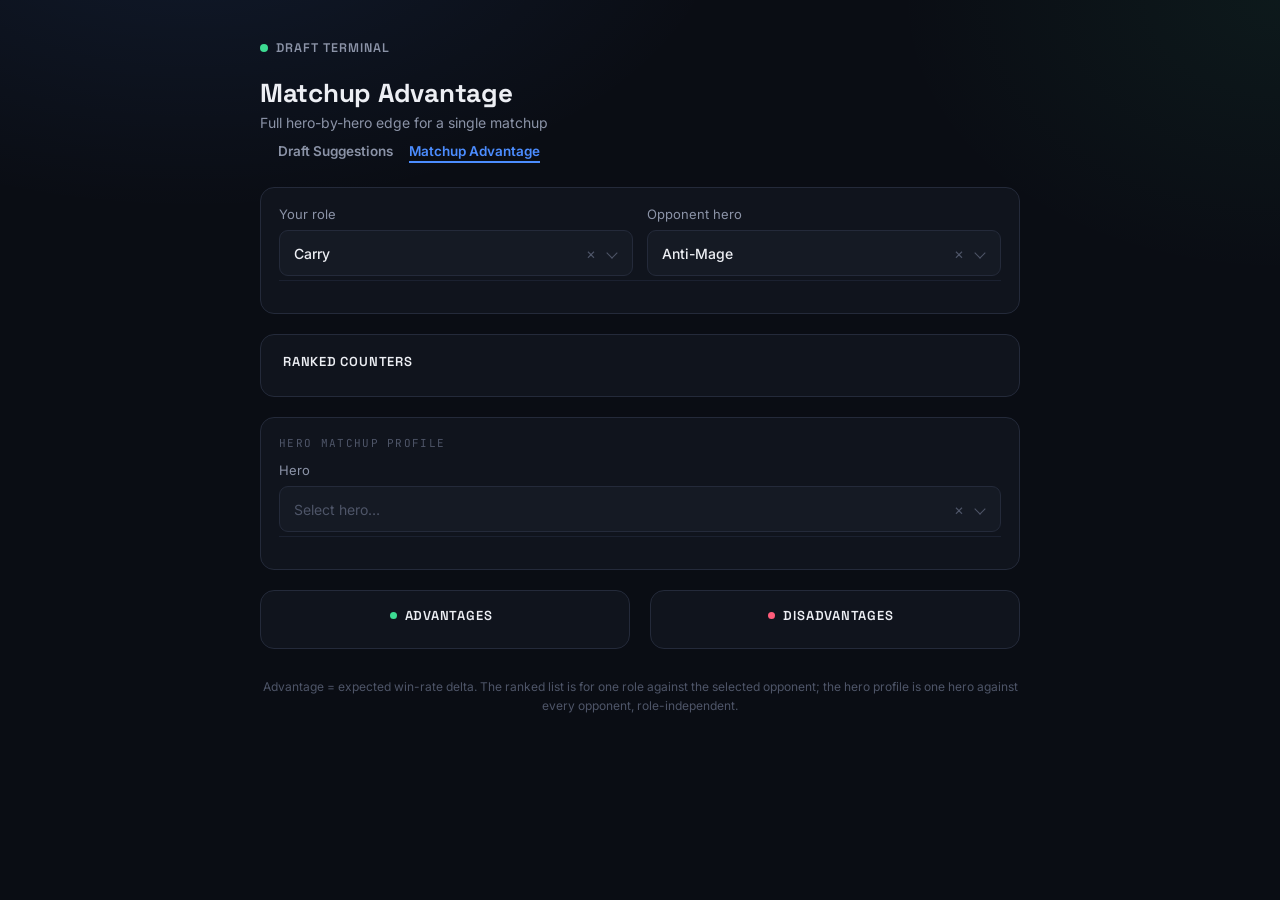
<file: web/matchup.html>
<!DOCTYPE html>
<html lang="en">
<head>
<meta charset="UTF-8">
<meta name="viewport" content="width=device-width, initial-scale=1.0, viewport-fit=cover">
<title>Matchup Advantage · Draft Terminal</title>
<link rel="preconnect" href="https://fonts.googleapis.com">
<link rel="preconnect" href="https://fonts.gstatic.com" crossorigin>
<link href="https://fonts.googleapis.com/css2?family=Space+Grotesk:wght@500;600;700&family=Inter:wght@400;500;600;700&family=JetBrains+Mono:wght@400;500;600;700&display=swap" rel="stylesheet">
<link rel="stylesheet" href="css/style.css">
</head>
<body>
<div class="page narrow">

  <div class="app-bar">
    <span class="live-dot" aria-hidden="true"></span>
    <span class="name">Draft Terminal</span>
  </div>
  <h1 class="page-title">Matchup Advantage</h1>
  <p class="page-subtitle">Full hero-by-hero edge for a single matchup</p>
  <nav class="nav">
    <a href="index.html">Draft Suggestions</a>
    <a href="matchup.html" class="active">Matchup Advantage</a>
  </nav>

  <!-- Selectors -->
  <div class="card">
    <div class="selectors-grid">
      <div>
        <p class="combo-label">Your role</p>
        <div class="combo" id="roleCombo">
          <div class="combo-trigger" id="roleTrigger" tabindex="0" role="button" aria-haspopup="listbox" aria-expanded="false">
            <span class="combo-value" id="roleValue">Carry</span>
            <span class="combo-icons">
              <button class="combo-clear" id="roleClear" aria-label="Clear role" type="button">×</button>
              <span class="combo-chevron"></span>
            </span>
          </div>
          <div class="combo-panel" id="rolePanel" role="listbox">
            <div class="combo-list" id="roleList"></div>
          </div>
        </div>
      </div>
      <div>
        <p class="combo-label">Opponent hero</p>
        <div class="combo" id="heroCombo">
          <div class="combo-trigger" id="heroTrigger" tabindex="0" role="button" aria-haspopup="listbox" aria-expanded="false">
            <span class="combo-value" id="heroValue">Anti-Mage</span>
            <span class="combo-icons">
              <button class="combo-clear" id="heroClear" aria-label="Clear hero" type="button">×</button>
              <span class="combo-chevron"></span>
            </span>
          </div>
          <div class="combo-panel" id="heroPanel" role="listbox">
            <input class="combo-search" id="heroSearch" type="text" placeholder="Search hero…">
            <div class="combo-list" id="heroList"></div>
          </div>
        </div>
      </div>
    </div>

    <div class="context-strip" id="contextStrip"></div>
  </div>

  <!-- Ranked list -->
  <div class="card" id="listCard">
    <div class="list-head">
      <h3 id="listTitle">Ranked counters</h3>
      <span id="listCount"></span>
    </div>
    <div id="listBody"></div>
    <div class="show-more-wrap" id="showMoreWrap" style="display:none;">
      <button class="btn-showmore" id="showMoreBtn"></button>
    </div>
  </div>


  <!-- Single-hero matchup profile -->
  <div class="card">
    <p class="eyebrow">Hero matchup profile</p>
    <div>
      <p class="combo-label">Hero</p>
      <div class="combo" id="hmHeroCombo">
        <div class="combo-trigger" id="hmHeroTrigger" tabindex="0" role="button" aria-haspopup="listbox" aria-expanded="false">
          <span class="combo-value placeholder" id="hmHeroValue">Select hero…</span>
          <span class="combo-icons">
            <button class="combo-clear" id="hmHeroClear" aria-label="Clear hero" type="button">×</button>
            <span class="combo-chevron"></span>
          </span>
        </div>
        <div class="combo-panel" id="hmHeroPanel" role="listbox">
          <input class="combo-search" id="hmHeroSearch" type="text" placeholder="Search hero…">
          <div class="combo-list" id="hmHeroList"></div>
        </div>
      </div>
    </div>

    <div class="context-strip" id="hmContextStrip"></div>
  </div>

  <div class="segmented" id="hmSegmented">
    <button class="seg-btn active pos" data-view="best" type="button">Advantages</button>
    <button class="seg-btn" data-view="worst" type="button">Disadvantages</button>
  </div>

  <div class="lists-grid show-best" id="hmListsGrid">
    <div class="list-col best">
      <div class="list-head">
        <span class="dot pos"></span>
        <h3>Advantages</h3>
        <span id="hmBestCount"></span>
      </div>
      <div id="hmBestList"></div>
      <div class="show-more-wrap" id="hmShowMoreWrap" style="display:none;">
        <button class="btn-showmore" id="hmShowMoreBtn"></button>
      </div>
    </div>
    <div class="list-col worst">
      <div class="list-head">
        <span class="dot neg"></span>
        <h3>Disadvantages</h3>
        <span id="hmWorstCount"></span>
      </div>
      <div id="hmWorstList"></div>
    </div>
  </div>

  <footer>Advantage = expected win-rate delta. The ranked list is for one role against the
  selected opponent; the hero profile is one hero against every opponent, role-independent.</footer>
</div>

<script src="js/config.js"></script>
<script src="js/api.js"></script>
<script src="js/combo.js"></script>
<script src="js/hero-matchups.js"></script>
<script src="js/matchup.js"></script>
</body>
</html>
</file>
<file: web/css/style.css>
:root{
  --bg:#0a0d14;
  --bg-elevated:#10141d;
  --surface:#151a24;
  --surface-hover:#1a2130;
  --border:#242a3a;
  --border-soft:#1b2130;
  --text-primary:#edeff4;
  --text-secondary:#8b93a7;
  --text-tertiary:#4e5568;
  --accent:#4c8dff;
  --accent-soft:rgba(76,141,255,0.14);
  --positive:#3ddb92;
  --positive-soft:rgba(61,219,146,0.12);
  --negative:#ff5c7a;
  --negative-soft:rgba(255,92,122,0.12);
  --amber:#f5b942;
  --radius:14px;
  --radius-sm:9px;
  --font-display:'Space Grotesk',sans-serif;
  --font-body:'Inter',sans-serif;
  --font-mono:'JetBrains Mono',monospace;
}

*{box-sizing:border-box;}
html,body{margin:0;padding:0;}
body{
  background:
    radial-gradient(ellipse 900px 500px at 15% -10%, rgba(76,141,255,0.10), transparent 60%),
    radial-gradient(ellipse 700px 500px at 100% 0%, rgba(61,219,146,0.06), transparent 55%),
    var(--bg);
  color:var(--text-primary);
  font-family:var(--font-body);
  -webkit-font-smoothing:antialiased;
  min-height:100vh;
  padding:20px 14px 60px;
}

.page{max-width:880px;margin:0 auto;}
.page.narrow{max-width:760px;}

/* ---------- Header ---------- */
.brand{display:flex;align-items:center;gap:10px;margin-bottom:6px;}
.live-dot{
  width:8px;height:8px;border-radius:50%;background:var(--positive);
  box-shadow:0 0 0 0 rgba(61,219,146,0.5);
  animation:pulse 2.2s ease-out infinite;
  flex-shrink:0;
}
@keyframes pulse{
  0%{box-shadow:0 0 0 0 rgba(61,219,146,0.45);}
  70%{box-shadow:0 0 0 7px rgba(61,219,146,0);}
  100%{box-shadow:0 0 0 0 rgba(61,219,146,0);}
}
.brand h1{
  font-family:var(--font-display);
  font-size:24px;
  font-weight:700;
  letter-spacing:-0.01em;
  margin:0;
}
.subtitle{
  color:var(--text-secondary);
  font-size:14px;
  margin:0 0 16px;
  padding-left:18px;
}

/* ---------- Nav ---------- */
.nav{display:flex;gap:16px;margin:0 0 24px;padding-left:18px;}
.nav a{
  font-family:var(--font-body);
  font-size:13.5px;
  font-weight:600;
  color:var(--text-secondary);
  text-decoration:none;
  padding-bottom:2px;
  border-bottom:2px solid transparent;
}
.nav a:hover{color:var(--text-primary);}
.nav a.active{color:var(--accent);border-bottom-color:var(--accent);}

/* ---------- Card shell ---------- */
.card{
  background:var(--bg-elevated);
  border:1px solid var(--border);
  border-radius:var(--radius);
  padding:18px;
  margin-bottom:20px;
}
.eyebrow{
  font-family:var(--font-mono);
  font-size:11px;
  letter-spacing:0.12em;
  text-transform:uppercase;
  color:var(--text-tertiary);
  margin:0 0 12px;
}

/* ---------- Opponent picks ---------- */
.chips{display:flex;flex-wrap:wrap;gap:8px;margin-bottom:16px;min-height:38px;}
.chip{
  display:flex;align-items:center;gap:7px;
  background:var(--surface);
  border:1px solid var(--border);
  border-radius:999px;
  padding:7px 8px 7px 14px;
  font-size:14px;
  font-weight:500;
  color:var(--text-primary);
  animation:chipIn 0.25s ease;
  white-space:nowrap;
}
@keyframes chipIn{from{opacity:0;transform:scale(0.9);}to{opacity:1;transform:scale(1);}}
.chip button{
  all:unset;
  width:20px;height:20px;
  display:flex;align-items:center;justify-content:center;
  border-radius:50%;
  color:var(--text-tertiary);
  cursor:pointer;
  font-size:15px;
  line-height:1;
}
.chip button:hover{background:var(--negative-soft);color:var(--negative);}
.chip-empty{color:var(--text-tertiary);font-size:13px;font-style:italic;padding:8px 2px;}

.add-row{display:flex;flex-wrap:wrap;gap:8px;}
.select-wrap{
  position:relative;
  flex:1 1 200px;
}
select{
  width:100%;
  appearance:none;
  -webkit-appearance:none;
  background:var(--surface);
  border:1px solid var(--border);
  border-radius:var(--radius-sm);
  color:var(--text-primary);
  font-family:var(--font-body);
  font-size:14px;
  padding:11px 34px 11px 14px;
  cursor:pointer;
}
select:focus-visible{outline:2px solid var(--accent);outline-offset:1px;}
.select-wrap::after{
  content:"";
  position:absolute;right:14px;top:50%;
  width:8px;height:8px;
  border-right:1.5px solid var(--text-tertiary);
  border-bottom:1.5px solid var(--text-tertiary);
  transform:translateY(-70%) rotate(45deg);
  pointer-events:none;
}
.btn{
  font-family:var(--font-body);
  font-size:14px;
  font-weight:600;
  border-radius:var(--radius-sm);
  padding:11px 18px;
  cursor:pointer;
  border:1px solid transparent;
  transition:filter 0.15s ease;
}
.btn:focus-visible{outline:2px solid var(--accent);outline-offset:2px;}
.btn-primary{background:var(--accent);color:#fff;}
.btn-primary:disabled{background:var(--surface);color:var(--text-tertiary);cursor:not-allowed;}
.btn-primary:not(:disabled):hover{filter:brightness(1.1);}
.btn-ghost{background:transparent;border-color:var(--border);color:var(--text-secondary);}
.btn-ghost:hover{border-color:var(--text-tertiary);color:var(--text-primary);}

/* ---------- Role tabs ---------- */
.tabs{
  display:flex;gap:6px;
  overflow-x:auto;
  padding-bottom:4px;
  margin-bottom:14px;
  scrollbar-width:none;
}
.tabs::-webkit-scrollbar{display:none;}
.tab{
  all:unset;
  font-family:var(--font-display);
  font-size:14px;
  font-weight:600;
  white-space:nowrap;
  padding:9px 18px;
  border-radius:999px;
  color:var(--text-secondary);
  border:1px solid var(--border);
  cursor:pointer;
  transition:all 0.15s ease;
}
.tab:hover{color:var(--text-primary);border-color:var(--text-tertiary);}
.tab.active{background:var(--accent-soft);border-color:var(--accent);color:var(--accent);}
.tab:focus-visible{outline:2px solid var(--accent);outline-offset:2px;}

.legend{
  font-size:12.5px;
  color:var(--text-tertiary);
  margin:0 0 16px;
  padding-left:2px;
}

/* ---------- Mobile segmented toggle ---------- */
.segmented{
  display:grid;
  grid-template-columns:1fr 1fr;
  background:var(--surface);
  border:1px solid var(--border);
  border-radius:999px;
  padding:3px;
  margin-bottom:16px;
}
.seg-btn{
  all:unset;
  text-align:center;
  font-family:var(--font-body);
  font-size:13.5px;
  font-weight:600;
  padding:9px 0;
  border-radius:999px;
  color:var(--text-secondary);
  cursor:pointer;
}
.seg-btn.active.pos{background:var(--positive-soft);color:var(--positive);}
.seg-btn.active.neg{background:var(--negative-soft);color:var(--negative);}

/* ---------- Lists grid ---------- */
.lists-grid{
  display:grid;
  grid-template-columns:1fr;
  gap:16px;
}
.lists-grid.single{grid-template-columns:1fr;}
.list-col{
  background:var(--bg-elevated);
  border:1px solid var(--border);
  border-radius:var(--radius);
  padding:16px 14px;
}
.list-head{
  display:flex;align-items:center;gap:8px;
  margin-bottom:8px;
  padding:0 4px;
}
.list-head .dot{width:7px;height:7px;border-radius:50%;flex-shrink:0;}
.list-head .dot.pos{background:var(--positive);}
.list-head .dot.neg{background:var(--negative);}
.list-head h3{
  font-family:var(--font-display);
  font-size:13px;
  letter-spacing:0.06em;
  text-transform:uppercase;
  margin:0;
  font-weight:600;
  color:var(--text-primary);
}
.list-head span{
  font-family:var(--font-mono);
  font-size:11.5px;
  color:var(--text-tertiary);
  margin-left:auto;
}

.row{
  display:grid;
  grid-template-columns:24px 1fr minmax(58px,96px) 62px;
  align-items:center;
  gap:8px;
  padding:9px 4px;
  border-bottom:1px solid var(--border-soft);
  animation:rowIn 0.35s ease backwards;
}
.row:last-child{border-bottom:none;}
@keyframes rowIn{from{opacity:0;transform:translateY(4px);}to{opacity:1;transform:translateY(0);}}

.row.clickable{cursor:pointer;}
.row.clickable:hover{background:var(--surface-hover);border-radius:8px;}

.row.sub-row{
  animation:none;
  color:var(--text-tertiary);
  font-style:italic;
  background:transparent;
}
.row.sub-row .row-name{color:var(--text-secondary);font-weight:400;}

.row-rank{
  font-family:var(--font-mono);
  font-size:11px;
  color:var(--text-tertiary);
}
.row-main{min-width:0;}
.row-name{
  font-size:14px;
  font-weight:500;
  color:var(--text-primary);
  white-space:nowrap;
  overflow:hidden;
  text-overflow:ellipsis;
}
.row-wr{
  font-family:var(--font-mono);
  font-size:11px;
  color:var(--text-secondary);
  margin-top:1px;
}
.row-wr.wr-good{color:var(--positive);}
.row.tier-signal .row-name{font-weight:700;}
.row.tier-signal.pos .row-name{color:var(--positive);}
.row.tier-signal.neg .row-name{color:var(--negative);}

.row-bar-track{
  position:relative;
  height:18px;
}
.row-bar-track::before{
  content:"";
  position:absolute;left:50%;top:0;bottom:0;width:1px;
  background:var(--border);
}
.row-bar{
  position:absolute;top:4px;height:10px;
  transition:width 0.6s cubic-bezier(0.16,1,0.3,1);
}
.row-bar.pos{left:50%;background:var(--positive);border-radius:0 4px 4px 0;}
.row-bar.neg{right:50%;background:var(--negative);border-radius:4px 0 0 4px;}

.row-value{
  font-family:var(--font-mono);
  font-size:13px;
  font-weight:600;
  text-align:right;
}
.row-value.pos{color:var(--positive);}
.row-value.neg{color:var(--negative);}

/* ---------- App bar + page title (matchup page) ---------- */
.app-bar{display:flex;align-items:center;gap:8px;margin-bottom:20px;}
.app-bar .name{
  font-family:var(--font-display);
  font-weight:600;
  font-size:12.5px;
  letter-spacing:0.08em;
  text-transform:uppercase;
  color:var(--text-secondary);
}
.page-title{
  font-family:var(--font-display);
  font-size:26px;
  font-weight:700;
  letter-spacing:-0.01em;
  margin:0 0 4px;
}
.page-subtitle{color:var(--text-secondary);font-size:14px;margin:0 0 12px;}

/* ---------- Searchable combobox ---------- */
.selectors-grid{display:grid;grid-template-columns:1fr;gap:14px;}
.combo-label{font-size:13px;color:var(--text-secondary);margin:0 0 8px;}
.combo{position:relative;}
.combo-trigger{
  display:flex;align-items:center;justify-content:space-between;gap:8px;
  background:var(--surface);
  border:1px solid var(--border);
  border-radius:var(--radius-sm);
  padding:11px 10px 11px 14px;
  cursor:pointer;
  min-height:44px;
}
.combo-trigger:hover{border-color:var(--text-tertiary);}
.combo.open .combo-trigger{border-color:var(--accent);}
.combo-value{font-size:14px;font-weight:500;color:var(--text-primary);}
.combo-value.placeholder{color:var(--text-tertiary);font-weight:400;}
.combo-icons{display:flex;align-items:center;gap:4px;flex-shrink:0;}
.combo-clear{
  all:unset;width:22px;height:22px;border-radius:50%;
  display:flex;align-items:center;justify-content:center;
  color:var(--text-tertiary);cursor:pointer;font-size:15px;line-height:1;
}
.combo-clear:hover{background:var(--negative-soft);color:var(--negative);}
.combo-chevron{
  width:8px;height:8px;margin:0 6px 0 2px;
  border-right:1.5px solid var(--text-tertiary);
  border-bottom:1.5px solid var(--text-tertiary);
  transform:rotate(45deg);
  transition:transform .15s ease;
  flex-shrink:0;
}
.combo.open .combo-chevron{transform:rotate(-135deg);}

.combo-panel{
  position:absolute;top:calc(100% + 6px);left:0;right:0;
  background:#131826;
  border:1px solid var(--border);
  border-radius:var(--radius-sm);
  box-shadow:0 16px 40px rgba(0,0,0,0.5);
  z-index:30;
  max-height:280px;
  display:flex;flex-direction:column;
  overflow:hidden;
  opacity:0;pointer-events:none;transform:translateY(-4px);
  transition:opacity .15s ease, transform .15s ease;
}
.combo.open .combo-panel{opacity:1;pointer-events:auto;transform:translateY(0);}
.combo-search{
  border:none;border-bottom:1px solid var(--border);
  background:transparent;color:var(--text-primary);
  font-family:var(--font-body);font-size:14px;
  padding:11px 14px;outline:none;
}
.combo-search::placeholder{color:var(--text-tertiary);}
.combo-list{overflow-y:auto;padding:6px;}
.combo-option{
  padding:9px 10px;border-radius:7px;font-size:14px;
  color:var(--text-primary);cursor:pointer;
}
.combo-option:hover,.combo-option.active{background:var(--accent-soft);color:var(--accent);}
.combo-empty{padding:16px;text-align:center;color:var(--text-tertiary);font-size:13px;}

/* ---------- Context strip ---------- */
.context-strip{
  display:flex;flex-wrap:wrap;align-items:center;gap:8px 16px;
  font-family:var(--font-mono);font-size:12px;color:var(--text-tertiary);
  padding-top:14px;margin-top:4px;border-top:1px solid var(--border-soft);
}
.context-strip b{color:var(--text-primary);font-weight:600;}
.context-strip .sep{color:var(--border);}

/* ---------- Show more ---------- */
.show-more-wrap{text-align:center;margin-top:12px;}
.btn-showmore{
  all:unset;font-family:var(--font-body);font-size:13.5px;font-weight:600;
  color:var(--text-secondary);border:1px solid var(--border);
  border-radius:999px;padding:9px 20px;cursor:pointer;
}
.btn-showmore:hover{border-color:var(--text-tertiary);color:var(--text-primary);}

/* ---------- Empty state ---------- */
.empty-state{padding:44px 20px;text-align:center;}
.empty-state .icon{
  width:40px;height:40px;border-radius:50%;
  background:var(--surface);border:1px solid var(--border);
  display:flex;align-items:center;justify-content:center;
  margin:0 auto 14px;color:var(--text-tertiary);font-size:16px;
}
.empty-state p{color:var(--text-secondary);font-size:14.5px;margin:0;font-weight:500;}
.empty-state .sub{color:var(--text-tertiary);font-size:12.5px;margin-top:5px;}

@media (min-width:600px){
  .selectors-grid{grid-template-columns:1fr 1fr;}
}

footer{
  text-align:center;
  color:var(--text-tertiary);
  font-size:12px;
  margin-top:28px;
  line-height:1.6;
}

/* ---------- Desktop ---------- */
@media (min-width:760px){
  body{padding:40px 24px 70px;}
  .brand h1{font-size:28px;}
  .lists-grid{grid-template-columns:1fr 1fr;gap:20px;}
  .lists-grid.single{grid-template-columns:1fr;}
  .segmented{display:none;}
  .row{grid-template-columns:26px 1fr minmax(90px,140px) 72px;}
}
@media (max-width:759px){
  .lists-grid:not(.single) > .list-col{display:none;}
  .lists-grid.show-best > .list-col.best{display:block;}
  .lists-grid.show-worst > .list-col.worst{display:block;}
}

@media (prefers-reduced-motion:reduce){
  *{animation-duration:0.001ms !important;animation-iteration-count:1 !important;transition-duration:0.001ms !important;}
}

/* ---------- Post-draft coach ---------- */
.coach-verdict{
  font-family:var(--font-display);
  font-size:16px;
  font-weight:600;
  color:var(--text-primary);
  margin:0 0 4px;
}
.coach-cross{font-size:13px;color:var(--text-secondary);margin:0 0 14px;}
.coach-cross strong{color:var(--amber);font-family:var(--font-mono);font-weight:600;}
.coach-note{
  font-size:12px;
  color:var(--text-tertiary);
  line-height:1.5;
  margin:10px 0 0;
}

.curve-legend{display:flex;flex-wrap:wrap;gap:14px;margin-bottom:6px;}
.curve-key{display:flex;align-items:center;gap:6px;font-size:12px;color:var(--text-secondary);}
.cv-swatch{width:14px;height:3px;border-radius:2px;flex-shrink:0;}
.cv-swatch.me{background:var(--accent);}
.cv-swatch.them{background:var(--amber);}
.cv-swatch.fifty{background:var(--text-tertiary);}

.curve-svg{width:100%;height:auto;display:block;overflow:visible;}
.cv-grid{stroke:var(--border-soft);stroke-width:1;}
.cv-fifty{stroke:var(--text-tertiary);stroke-width:1;stroke-dasharray:3 4;}
.cv-cross{stroke:var(--amber);stroke-width:1;stroke-dasharray:4 4;opacity:0.7;}
.cv-crosslabel{
  fill:var(--amber);font-family:var(--font-mono);font-size:10px;
  text-anchor:middle;letter-spacing:0.04em;
}
.cv-line{fill:none;stroke-width:2.2;stroke-linejoin:round;stroke-linecap:round;}
.cv-me{stroke:var(--accent);}
.cv-them{stroke:var(--amber);}
.cv-dot{stroke:var(--bg-elevated);stroke-width:1.4;}
.cv-me-dot{fill:var(--accent);}
.cv-them-dot{fill:var(--amber);}
.cv-ytick{
  fill:var(--text-tertiary);font-family:var(--font-mono);font-size:10px;text-anchor:end;
}
.cv-xtick{
  fill:var(--text-tertiary);font-family:var(--font-mono);font-size:10px;text-anchor:middle;
}
.cv-axis-label{fill:var(--text-tertiary);font-size:10px;text-anchor:end;}

/* ---------- Coach: role pills (Phase H) ---------- */
.role-pills{display:flex;flex-wrap:wrap;gap:6px;align-items:center;}
.role-pill{
  all:unset;
  font-family:var(--font-body);
  font-size:12.5px;
  font-weight:600;
  padding:8px 14px;
  border-radius:999px;
  color:var(--text-secondary);
  border:1px solid var(--border);
  cursor:pointer;
  transition:all 0.15s ease;
}
.role-pill:hover{color:var(--text-primary);border-color:var(--text-tertiary);}
.role-pill.active{background:var(--accent-soft);border-color:var(--accent);color:var(--accent);}
.role-pill:focus-visible{outline:2px solid var(--accent);outline-offset:2px;}

/* ---------- Coach: language toggle (Phase H) ---------- */
.coach-plan-controls{display:flex;justify-content:flex-end;margin-bottom:10px;}
.lang-toggle{
  display:inline-flex;
  background:var(--surface);
  border:1px solid var(--border);
  border-radius:999px;
  padding:3px;
  gap:2px;
}
.lang-pill{
  all:unset;
  font-family:var(--font-mono);
  font-size:12px;
  font-weight:600;
  padding:7px 14px;
  border-radius:999px;
  color:var(--text-secondary);
  cursor:pointer;
  transition:all 0.15s ease;
}
.lang-pill:hover{color:var(--text-primary);}
.lang-pill.active{background:var(--accent-soft);color:var(--accent);}
.lang-pill:focus-visible{outline:2px solid var(--accent);outline-offset:2px;}

/* ---------- Coach: LLM game plan (Phase H) ---------- */
.plan-btn{margin-top:12px;}
.coach-plan{margin-top:16px;padding-top:16px;border-top:1px solid var(--border-soft);}
.plan-frame{
  font-family:var(--font-display);
  font-size:15.5px;
  font-weight:600;
  color:var(--text-primary);
  line-height:1.4;
  margin:0 0 14px;
}
.plan-grid{display:grid;grid-template-columns:1fr;gap:14px;margin-bottom:12px;}
.plan-block{
  background:var(--surface);
  border:1px solid var(--border-soft);
  border-radius:var(--radius-sm);
  padding:12px 14px;
}
.plan-label{
  font-family:var(--font-mono);
  font-size:10.5px;
  letter-spacing:0.1em;
  text-transform:uppercase;
  color:var(--text-tertiary);
  margin:0 0 6px;
}
.plan-text{font-size:13.5px;color:var(--text-primary);line-height:1.5;margin:0 0 4px;}
.plan-text:last-child{margin-bottom:0;}
.plan-text.plan-sub{color:var(--text-secondary);}
.plan-text.plan-risk{color:var(--negative);}
.plan-wincon{
  font-size:13.5px;color:var(--text-primary);line-height:1.5;
  margin:0 0 6px;
  padding:10px 14px;
  background:var(--accent-soft);
  border-radius:var(--radius-sm);
}
.plan-wincon .plan-label{display:inline;margin:0 8px 0 0;}

.plan-detail-toggle{
  all:unset;
  display:flex;align-items:center;justify-content:space-between;gap:8px;
  width:100%;
  padding:10px 4px;
  cursor:pointer;
  font-size:13px;font-weight:600;color:var(--text-secondary);
  border-top:1px solid var(--border-soft);
  margin-top:8px;
}
.plan-detail-toggle:hover{color:var(--text-primary);}
.plan-detail-toggle:focus-visible{outline:2px solid var(--accent);outline-offset:2px;}
.plan-detail-chevron{
  width:8px;height:8px;
  border-right:1.5px solid var(--text-tertiary);
  border-bottom:1.5px solid var(--text-tertiary);
  transform:rotate(45deg);
  transition:transform .15s ease;
  flex-shrink:0;
}
.plan-detail-toggle[aria-expanded="true"] .plan-detail-chevron{transform:rotate(-135deg);}
.plan-detail{padding:4px 4px 2px;}
.plan-detail-row{
  font-size:13px;color:var(--text-secondary);line-height:1.6;
  padding:8px 0;border-bottom:1px solid var(--border-soft);
}
.plan-detail-row:last-child{border-bottom:none;}
.plan-detail-stage{
  font-family:var(--font-mono);font-size:10.5px;font-weight:600;
  color:var(--text-tertiary);text-transform:uppercase;letter-spacing:0.08em;
  margin-right:8px;
}

.plan-limit{margin-top:12px;}
.plan-limit-msg{font-size:13.5px;color:var(--text-secondary);line-height:1.5;margin:0 0 10px;}
.plan-unlock-row{display:flex;gap:8px;}
.plan-pin-input{
  flex:1 1 120px;max-width:160px;
  background:var(--surface);border:1px solid var(--border);border-radius:var(--radius-sm);
  color:var(--text-primary);font-family:var(--font-mono);font-size:14px;
  padding:10px 12px;letter-spacing:0.1em;
}
.plan-pin-input:focus-visible{outline:2px solid var(--accent);outline-offset:1px;}
.plan-unlock-error{color:var(--negative);font-size:12.5px;margin:8px 0 0;}

@media (min-width:600px){
  .plan-grid{grid-template-columns:1fr 1fr;}
}

/* ---------- Hero matchup profile ---------- */
/* These two columns sit inside .page.narrow (760px), ~50px tighter per column
   than the draft page's 880px. The shared .row grid lets the bar track grow to
   140px, which left only 70px for the name and truncated most heroes ("Anti-Mage"
   included). Capping the bar here returns the name to ~125px, matching the draft
   page; the value column beside it still carries the exact number. */
@media (min-width:760px){
  #hmListsGrid .row{grid-template-columns:26px 1fr minmax(60px,86px) 72px;}
}
</file>
